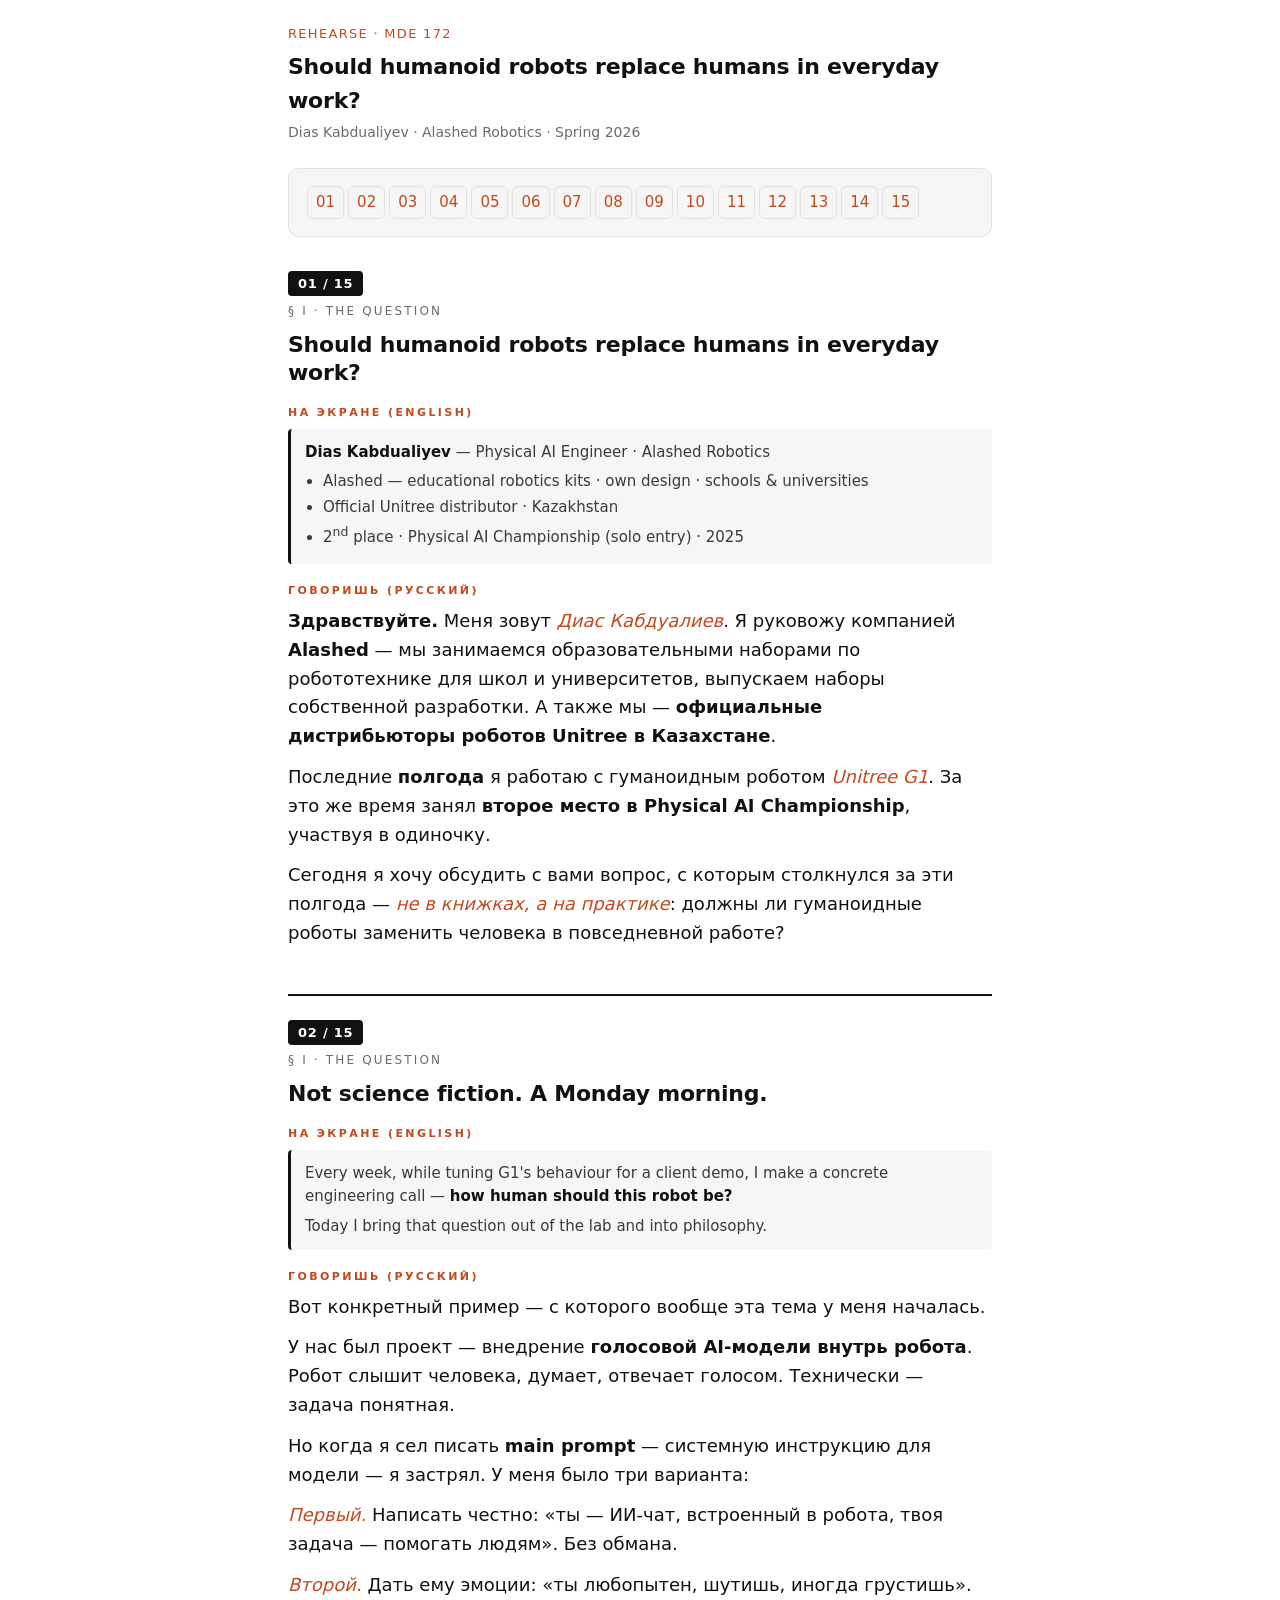
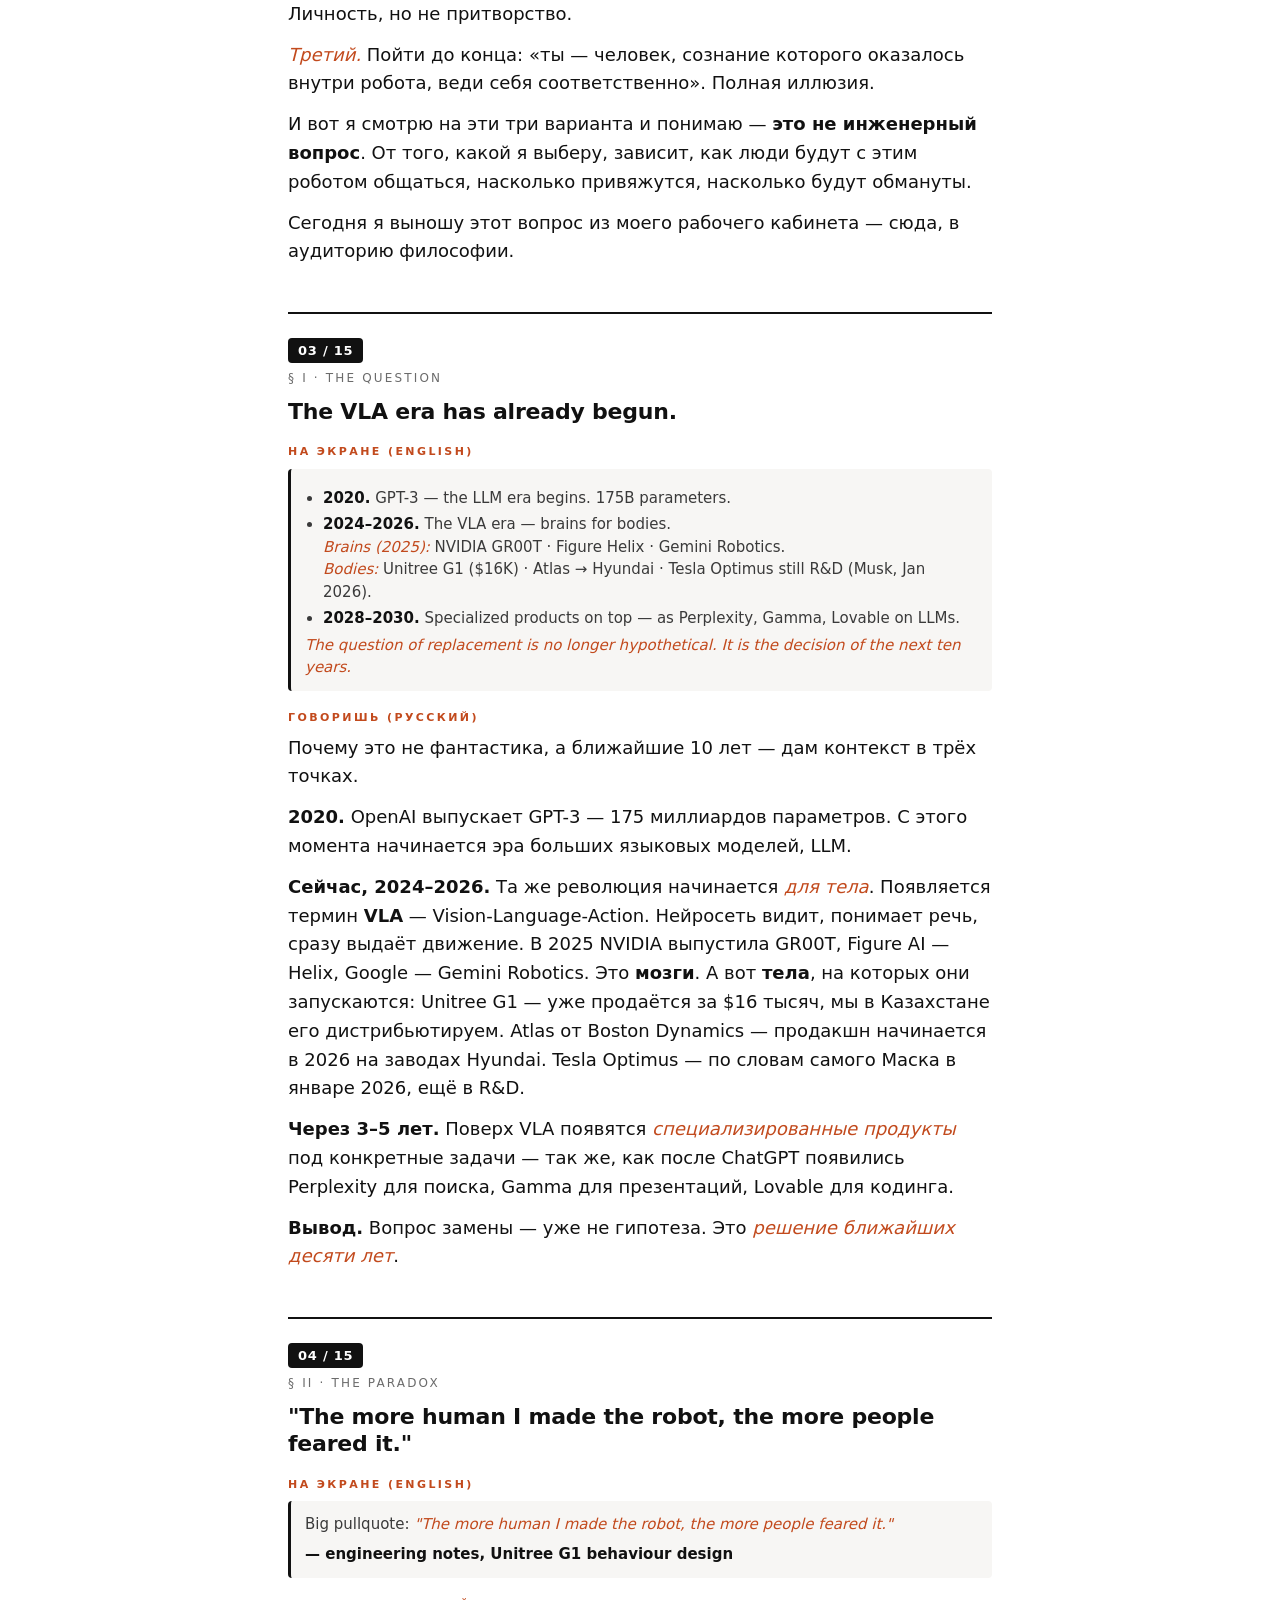
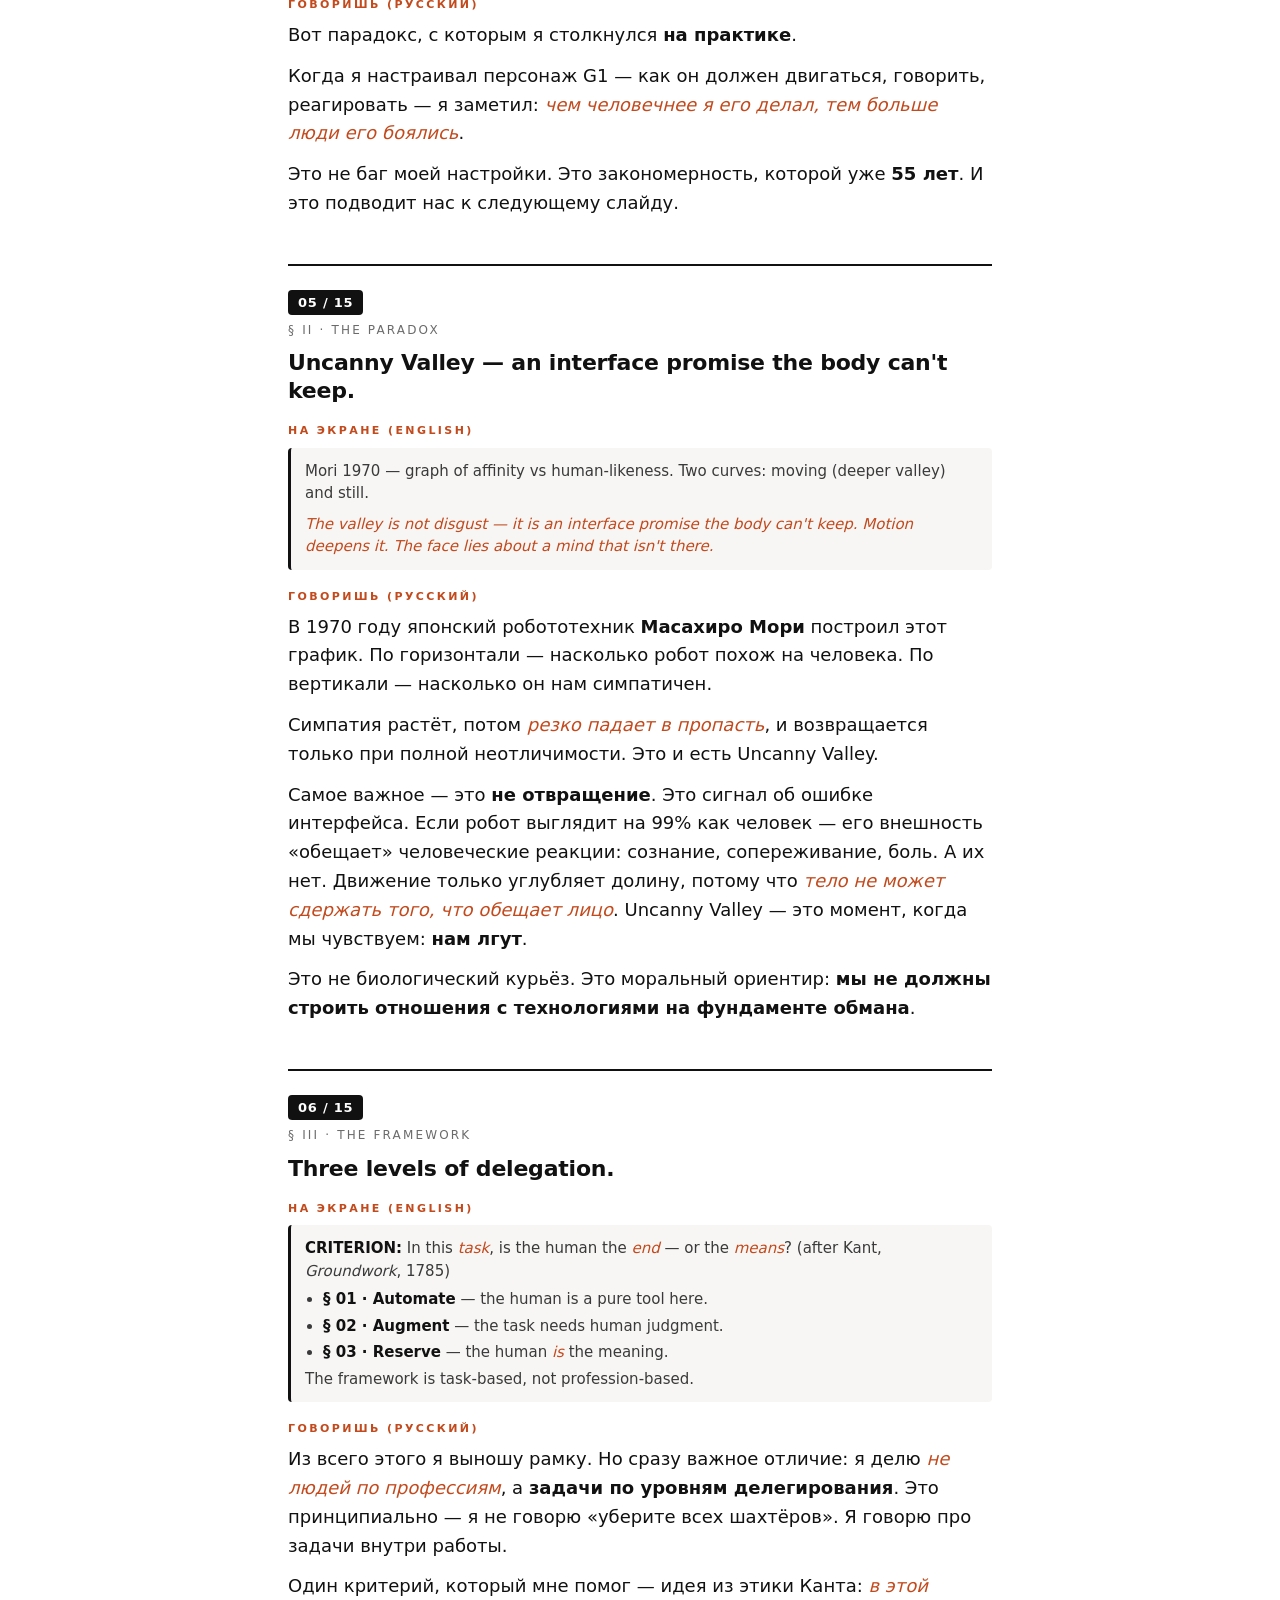
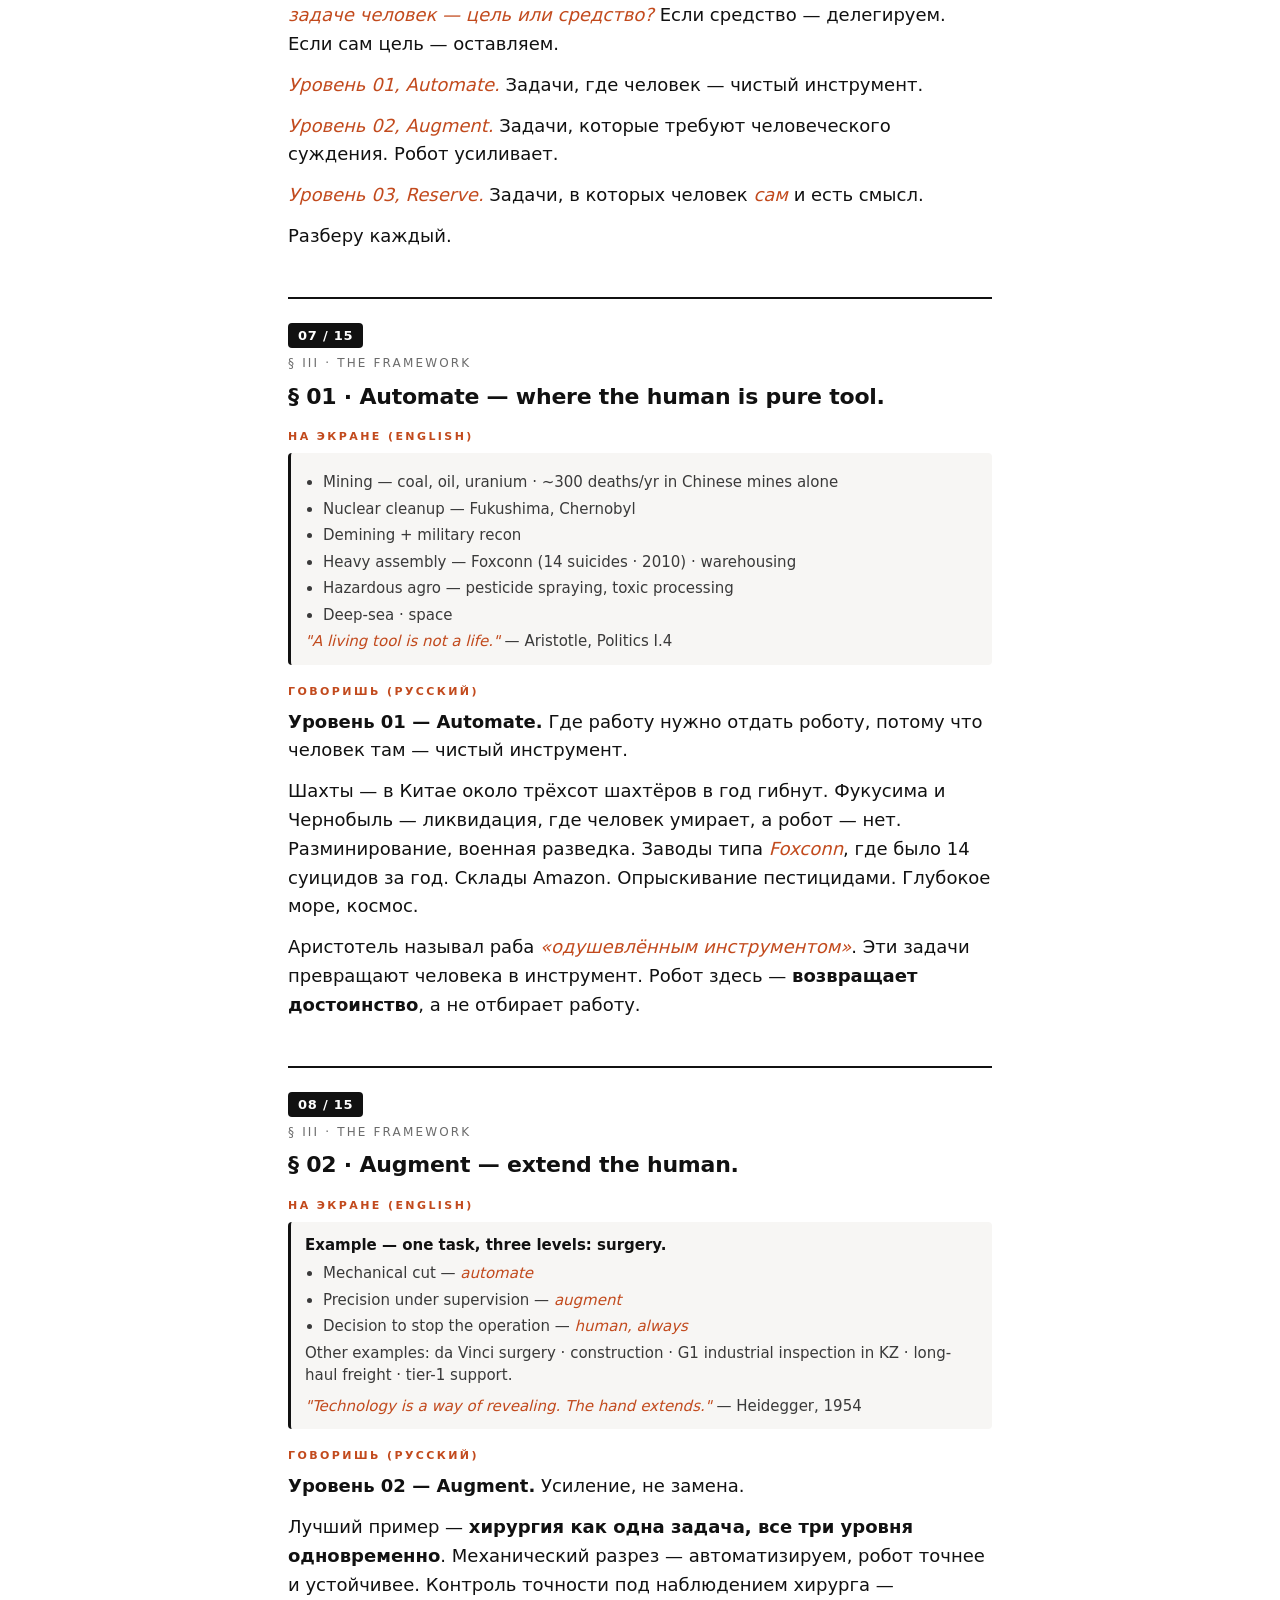
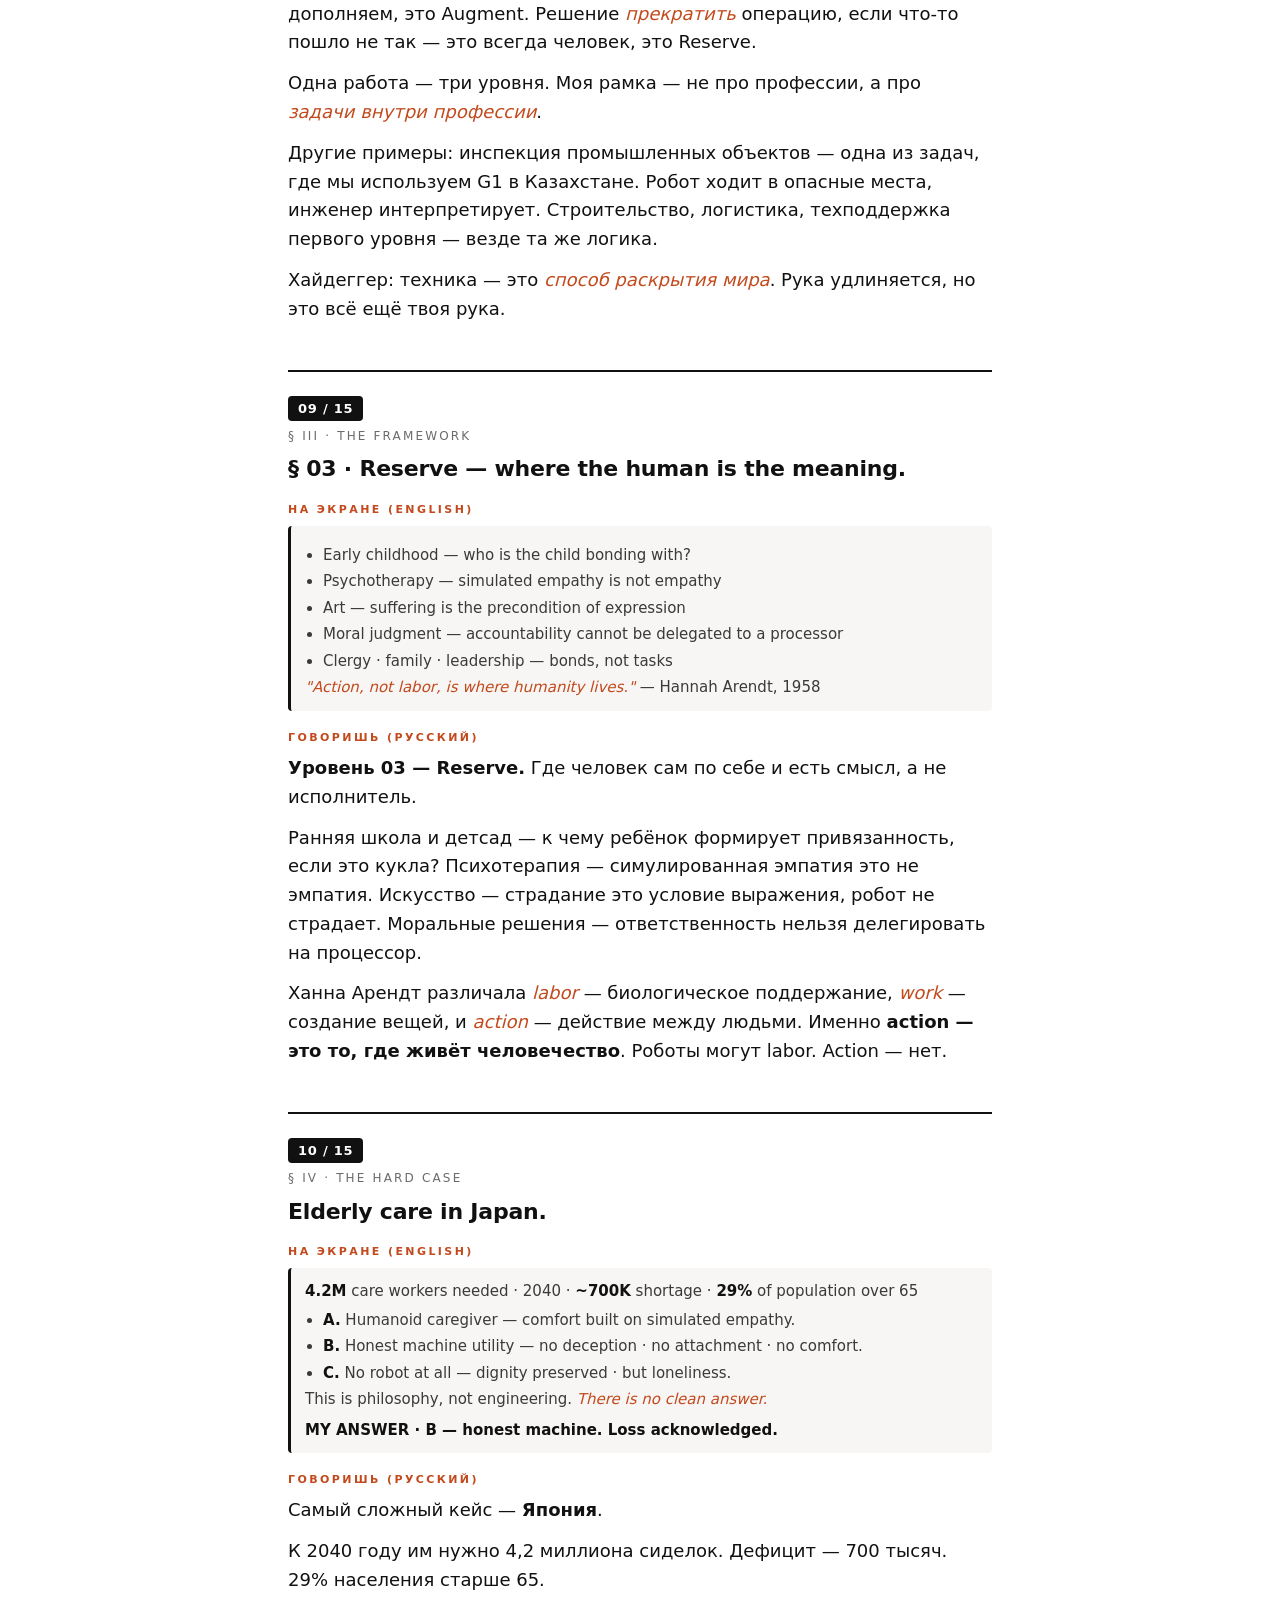
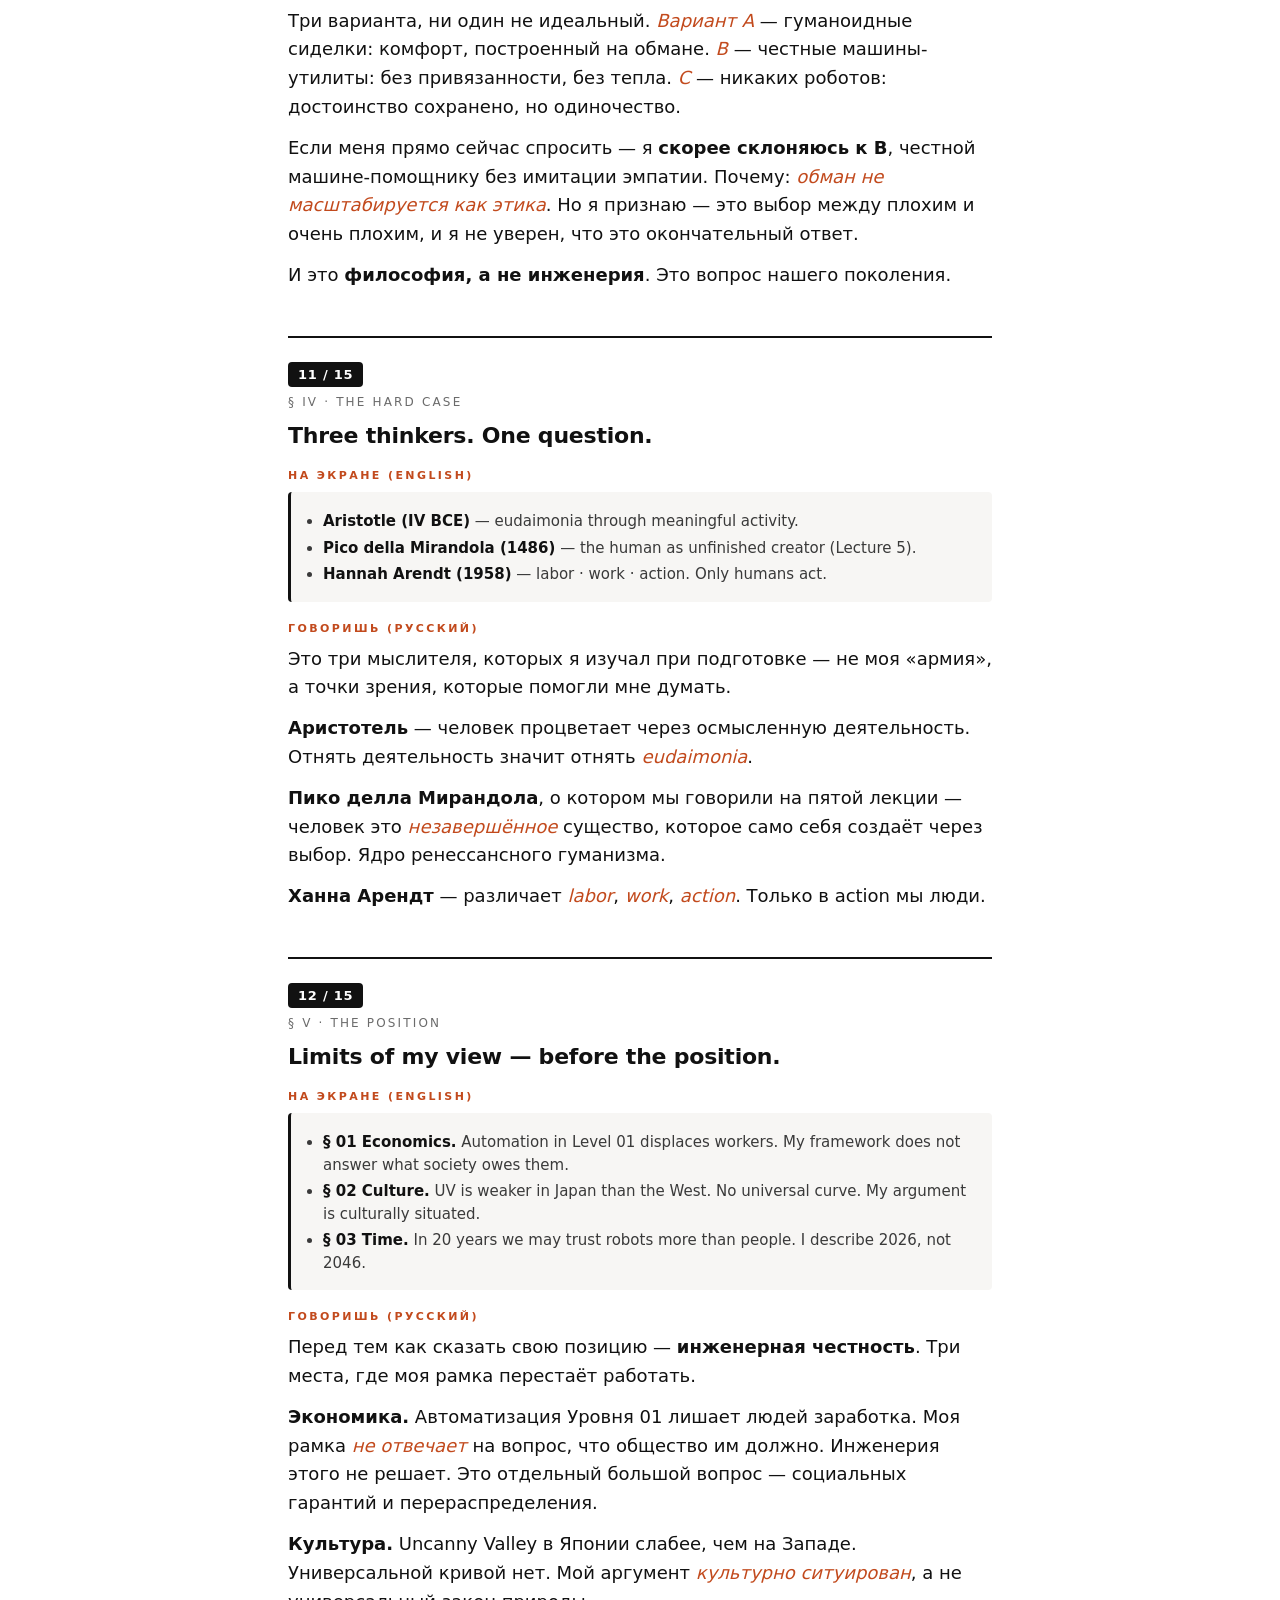
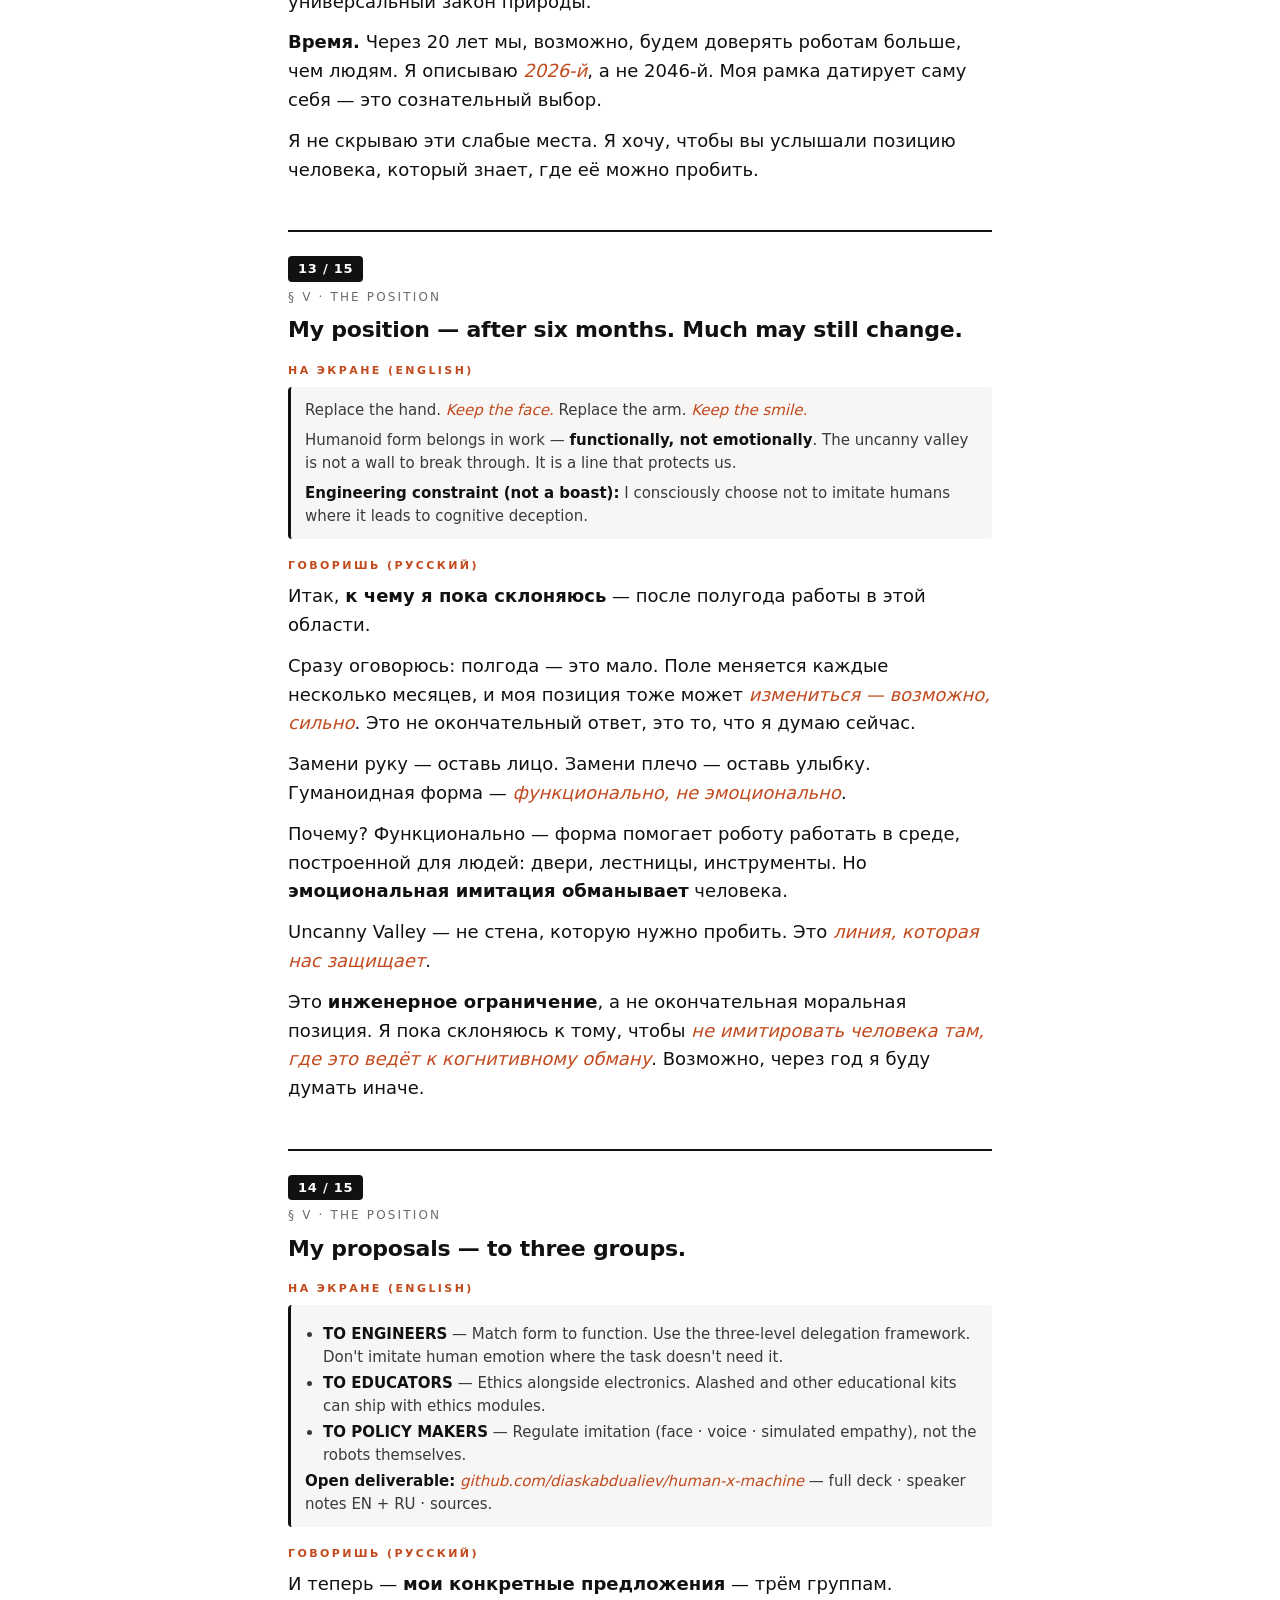
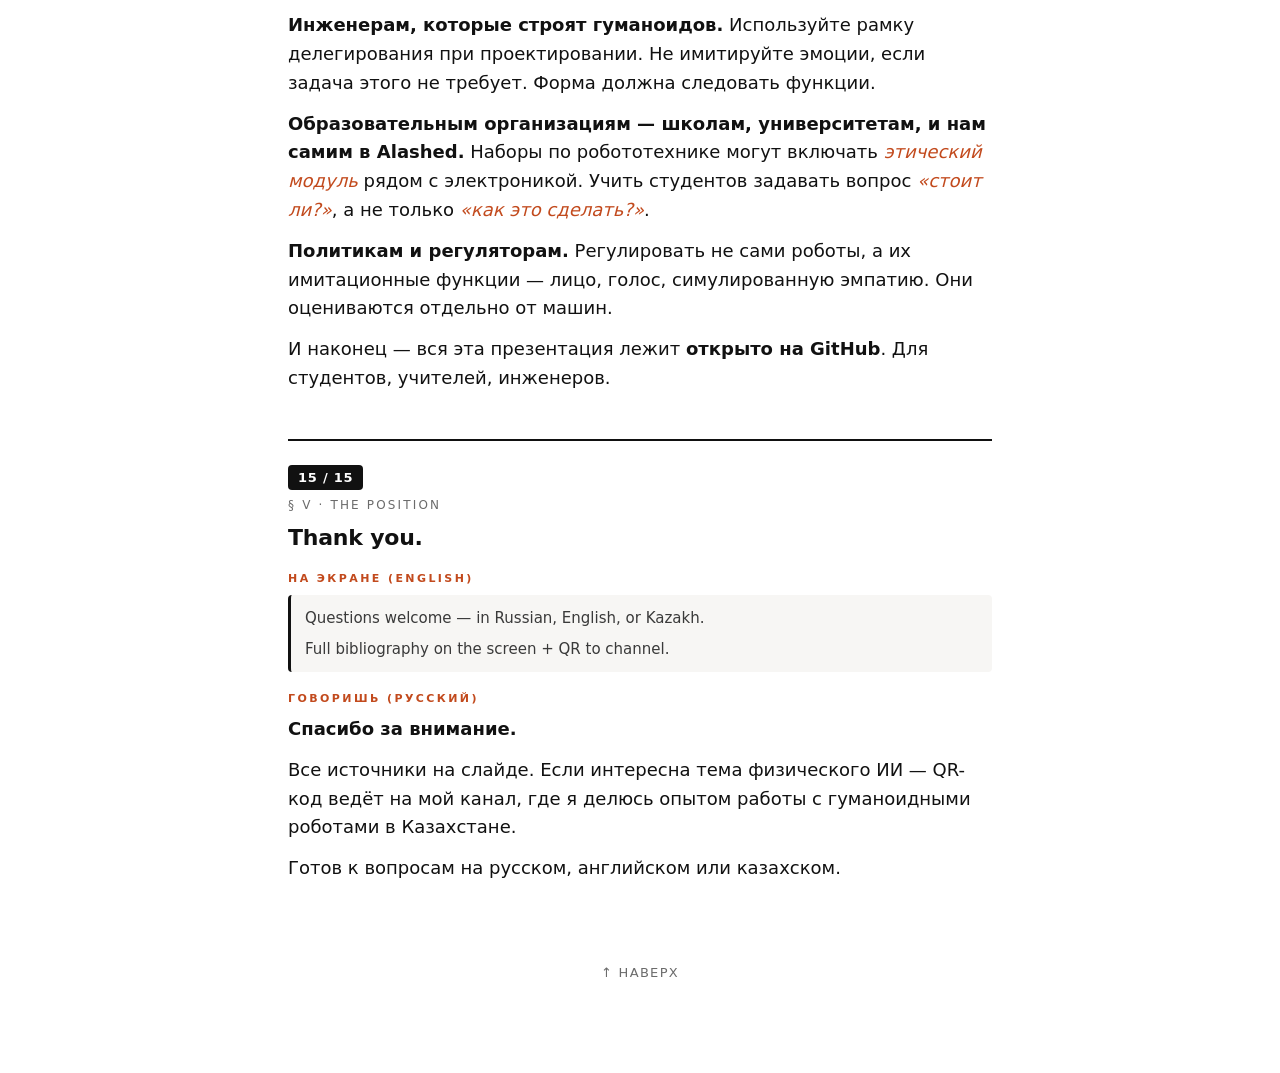
<file: rehearse.html>
<!doctype html>
<html lang="ru">
<head>
<meta charset="utf-8">
<meta name="viewport" content="width=device-width, initial-scale=1, viewport-fit=cover">
<title>Rehearse — Human × Machine</title>
<style>
  :root {
    --bg: #ffffff;
    --ink: #111;
    --ink-2: #3a3a3a;
    --ink-3: #6b6b6b;
    --line: #e3e3e3;
    --accent: #c24a1d;
    --card: #f7f6f4;
    font-family: -apple-system, BlinkMacSystemFont, "SF Pro Text", "Segoe UI", system-ui, sans-serif;
  }
  * { box-sizing: border-box; margin: 0; padding: 0; }
  html, body { background: var(--bg); color: var(--ink); }
  body {
    max-width: 740px;
    margin: 0 auto;
    padding: 24px 18px 80px;
    font-size: 17px;
    line-height: 1.55;
    -webkit-text-size-adjust: 100%;
  }
  h1 { font-size: 22px; font-weight: 700; letter-spacing: -0.01em; margin-bottom: 4px; }
  h1 small {
    display: block; font-weight: 400; font-size: 13px;
    color: var(--accent); letter-spacing: 0.1em;
    text-transform: uppercase; margin-bottom: 6px;
  }
  .sub { color: var(--ink-3); font-size: 14px; margin-bottom: 24px; }
  .toc {
    background: var(--card); border: 1px solid var(--line);
    padding: 14px 16px; border-radius: 10px;
    margin-bottom: 32px; font-size: 15px;
  }
  .toc a {
    color: var(--accent); text-decoration: none;
    display: inline-block; padding: 4px 8px;
    border: 1px solid var(--line); border-radius: 6px;
    margin: 3px 2px; min-width: 32px; text-align: center;
  }
  .toc a:active { background: var(--accent); color: #fff; }

  .slide {
    padding: 22px 0 28px;
    border-top: 2px solid var(--ink);
    scroll-margin-top: 16px;
  }
  .slide:first-of-type { border-top: 0; padding-top: 0; }
  .slide__num {
    display: inline-block; background: var(--ink); color: #fff;
    padding: 3px 10px 2px; border-radius: 4px;
    font-size: 13px; font-weight: 600; letter-spacing: 0.06em;
    margin-bottom: 6px;
  }
  .slide__chapter {
    font-size: 12px; color: var(--ink-3);
    letter-spacing: 0.18em; text-transform: uppercase;
    margin-bottom: 10px;
  }
  .slide__title {
    font-size: 22px; font-weight: 700; letter-spacing: -0.01em;
    line-height: 1.25; margin-bottom: 18px;
  }

  section.block { margin-bottom: 18px; }
  section.block h3 {
    font-size: 11px; letter-spacing: 0.22em;
    text-transform: uppercase; color: var(--accent);
    margin-bottom: 8px; font-weight: 700;
  }

  .en {
    background: var(--card); border-left: 3px solid var(--ink);
    padding: 12px 14px; border-radius: 4px;
    font-size: 15px; line-height: 1.5; color: var(--ink-2);
  }
  .en p + p { margin-top: 8px; }
  .en ul { padding-left: 18px; margin-top: 6px; }
  .en li { margin-bottom: 4px; }
  .en b { color: var(--ink); }
  .en em { font-style: italic; color: var(--accent); }

  .ru { font-size: 18px; line-height: 1.6; color: var(--ink); }
  .ru p + p { margin-top: 12px; }
  .ru strong { font-weight: 700; }
  .ru em { font-style: italic; color: var(--accent); }

  .back-top {
    display: block; text-align: center;
    margin-top: 24px; padding: 10px;
    color: var(--ink-3); text-decoration: none;
    font-size: 13px; letter-spacing: 0.1em;
    text-transform: uppercase;
  }

  @media (prefers-color-scheme: dark) {
    :root {
      --bg: #000; --ink: #f2f2f2; --ink-2: #c2c2c2;
      --ink-3: #8a8a8a; --line: #2a2a2a;
      --accent: #ff6a30; --card: #121212;
    }
    .slide__num { background: var(--ink); color: #000; }
    .en b { color: #fff; }
  }
</style>
</head>
<body>

<h1><small>Rehearse · MDE 172</small>Should humanoid robots replace humans in everyday work?</h1>
<p class="sub">Dias Kabdualiyev · Alashed Robotics · Spring 2026</p>

<nav class="toc">
  <a href="#s1">01</a><a href="#s2">02</a><a href="#s3">03</a><a href="#s4">04</a><a href="#s5">05</a><a href="#s6">06</a><a href="#s7">07</a><a href="#s8">08</a><a href="#s9">09</a><a href="#s10">10</a><a href="#s11">11</a><a href="#s12">12</a><a href="#s13">13</a><a href="#s14">14</a><a href="#s15">15</a>
</nav>

<!-- SLIDE 1 -->
<article class="slide" id="s1">
  <span class="slide__num">01 / 15</span>
  <div class="slide__chapter">§ I · The Question</div>
  <div class="slide__title">Should humanoid robots replace humans in everyday work?</div>

  <section class="block">
    <h3>На экране (English)</h3>
    <div class="en">
      <p><b>Dias Kabdualiyev</b> — Physical AI Engineer · Alashed Robotics</p>
      <ul>
        <li>Alashed — educational robotics kits · own design · schools &amp; universities</li>
        <li>Official Unitree distributor · Kazakhstan</li>
        <li>2<sup>nd</sup> place · Physical AI Championship (solo entry) · 2025</li>
      </ul>
    </div>
  </section>

  <section class="block">
    <h3>Говоришь (русский)</h3>
    <div class="ru">
      <p><strong>Здравствуйте.</strong> Меня зовут <em>Диас Кабдуалиев</em>. Я руковожу компанией <strong>Alashed</strong> — мы занимаемся образовательными наборами по робототехнике для школ и университетов, выпускаем наборы собственной разработки. А также мы — <strong>официальные дистрибьюторы роботов Unitree в Казахстане</strong>.</p>
      <p>Последние <strong>полгода</strong> я работаю с гуманоидным роботом <em>Unitree G1</em>. За это же время занял <strong>второе место в Physical AI Championship</strong>, участвуя в одиночку.</p>
      <p>Сегодня я хочу обсудить с вами вопрос, с которым столкнулся за эти полгода — <em>не в книжках, а на практике</em>: должны ли гуманоидные роботы заменить человека в повседневной работе?</p>
    </div>
  </section>
</article>

<!-- SLIDE 2 -->
<article class="slide" id="s2">
  <span class="slide__num">02 / 15</span>
  <div class="slide__chapter">§ I · The Question</div>
  <div class="slide__title">Not science fiction. A Monday morning.</div>

  <section class="block">
    <h3>На экране (English)</h3>
    <div class="en">
      <p>Every week, while tuning G1's behaviour for a client demo, I make a concrete engineering call — <b>how human should this robot be?</b></p>
      <p>Today I bring that question out of the lab and into philosophy.</p>
    </div>
  </section>

  <section class="block">
    <h3>Говоришь (русский)</h3>
    <div class="ru">
      <p>Вот конкретный пример — с которого вообще эта тема у меня началась.</p>
      <p>У нас был проект — внедрение <strong>голосовой AI-модели внутрь робота</strong>. Робот слышит человека, думает, отвечает голосом. Технически — задача понятная.</p>
      <p>Но когда я сел писать <strong>main prompt</strong> — системную инструкцию для модели — я застрял. У меня было три варианта:</p>
      <p><em>Первый.</em> Написать честно: «ты — ИИ-чат, встроенный в робота, твоя задача — помогать людям». Без обмана.</p>
      <p><em>Второй.</em> Дать ему эмоции: «ты любопытен, шутишь, иногда грустишь». Личность, но не притворство.</p>
      <p><em>Третий.</em> Пойти до конца: «ты — человек, сознание которого оказалось внутри робота, веди себя соответственно». Полная иллюзия.</p>
      <p>И вот я смотрю на эти три варианта и понимаю — <strong>это не инженерный вопрос</strong>. От того, какой я выберу, зависит, как люди будут с этим роботом общаться, насколько привяжутся, насколько будут обмануты.</p>
      <p>Сегодня я выношу этот вопрос из моего рабочего кабинета — сюда, в аудиторию философии.</p>
    </div>
  </section>
</article>

<!-- SLIDE 3 -->
<article class="slide" id="s3">
  <span class="slide__num">03 / 15</span>
  <div class="slide__chapter">§ I · The Question</div>
  <div class="slide__title">The VLA era has already begun.</div>

  <section class="block">
    <h3>На экране (English)</h3>
    <div class="en">
      <ul>
        <li><b>2020.</b> GPT-3 — the LLM era begins. 175B parameters.</li>
        <li><b>2024–2026.</b> The VLA era — brains for bodies.
          <br><em>Brains (2025):</em> NVIDIA GR00T · Figure Helix · Gemini Robotics.
          <br><em>Bodies:</em> Unitree G1 ($16K) · Atlas → Hyundai · Tesla Optimus still R&amp;D (Musk, Jan 2026).</li>
        <li><b>2028–2030.</b> Specialized products on top — as Perplexity, Gamma, Lovable on LLMs.</li>
      </ul>
      <p><em>The question of replacement is no longer hypothetical. It is the decision of the next ten years.</em></p>
    </div>
  </section>

  <section class="block">
    <h3>Говоришь (русский)</h3>
    <div class="ru">
      <p>Почему это не фантастика, а ближайшие 10 лет — дам контекст в трёх точках.</p>
      <p><strong>2020.</strong> OpenAI выпускает GPT-3 — 175 миллиардов параметров. С этого момента начинается эра больших языковых моделей, LLM.</p>
      <p><strong>Сейчас, 2024–2026.</strong> Та же революция начинается <em>для тела</em>. Появляется термин <strong>VLA</strong> — Vision-Language-Action. Нейросеть видит, понимает речь, сразу выдаёт движение. В 2025 NVIDIA выпустила GR00T, Figure AI — Helix, Google — Gemini Robotics. Это <strong>мозги</strong>. А вот <strong>тела</strong>, на которых они запускаются: Unitree G1 — уже продаётся за $16 тысяч, мы в Казахстане его дистрибьютируем. Atlas от Boston Dynamics — продакшн начинается в 2026 на заводах Hyundai. Tesla Optimus — по словам самого Маска в январе 2026, ещё в R&amp;D.</p>
      <p><strong>Через 3–5 лет.</strong> Поверх VLA появятся <em>специализированные продукты</em> под конкретные задачи — так же, как после ChatGPT появились Perplexity для поиска, Gamma для презентаций, Lovable для кодинга.</p>
      <p><strong>Вывод.</strong> Вопрос замены — уже не гипотеза. Это <em>решение ближайших десяти лет</em>.</p>
    </div>
  </section>
</article>

<!-- SLIDE 4 -->
<article class="slide" id="s4">
  <span class="slide__num">04 / 15</span>
  <div class="slide__chapter">§ II · The Paradox</div>
  <div class="slide__title">"The more human I made the robot, the more people feared it."</div>

  <section class="block">
    <h3>На экране (English)</h3>
    <div class="en">
      <p>Big pullquote: <em>"The more human I made the robot, the more people feared it."</em></p>
      <p><b>— engineering notes, Unitree G1 behaviour design</b></p>
    </div>
  </section>

  <section class="block">
    <h3>Говоришь (русский)</h3>
    <div class="ru">
      <p>Вот парадокс, с которым я столкнулся <strong>на практике</strong>.</p>
      <p>Когда я настраивал персонаж G1 — как он должен двигаться, говорить, реагировать — я заметил: <em>чем человечнее я его делал, тем больше люди его боялись</em>.</p>
      <p>Это не баг моей настройки. Это закономерность, которой уже <strong>55 лет</strong>. И это подводит нас к следующему слайду.</p>
    </div>
  </section>
</article>

<!-- SLIDE 5 -->
<article class="slide" id="s5">
  <span class="slide__num">05 / 15</span>
  <div class="slide__chapter">§ II · The Paradox</div>
  <div class="slide__title">Uncanny Valley — an interface promise the body can't keep.</div>

  <section class="block">
    <h3>На экране (English)</h3>
    <div class="en">
      <p>Mori 1970 — graph of affinity vs human-likeness. Two curves: moving (deeper valley) and still.</p>
      <p><em>The valley is not disgust — it is an interface promise the body can't keep. Motion deepens it. The face lies about a mind that isn't there.</em></p>
    </div>
  </section>

  <section class="block">
    <h3>Говоришь (русский)</h3>
    <div class="ru">
      <p>В 1970 году японский робототехник <strong>Масахиро Мори</strong> построил этот график. По горизонтали — насколько робот похож на человека. По вертикали — насколько он нам симпатичен.</p>
      <p>Симпатия растёт, потом <em>резко падает в пропасть</em>, и возвращается только при полной неотличимости. Это и есть Uncanny Valley.</p>
      <p>Самое важное — это <strong>не отвращение</strong>. Это сигнал об ошибке интерфейса. Если робот выглядит на 99% как человек — его внешность «обещает» человеческие реакции: сознание, сопереживание, боль. А их нет. Движение только углубляет долину, потому что <em>тело не может сдержать того, что обещает лицо</em>. Uncanny Valley — это момент, когда мы чувствуем: <strong>нам лгут</strong>.</p>
      <p>Это не биологический курьёз. Это моральный ориентир: <strong>мы не должны строить отношения с технологиями на фундаменте обмана</strong>.</p>
    </div>
  </section>
</article>

<!-- SLIDE 6 -->
<article class="slide" id="s6">
  <span class="slide__num">06 / 15</span>
  <div class="slide__chapter">§ III · The Framework</div>
  <div class="slide__title">Three levels of delegation.</div>

  <section class="block">
    <h3>На экране (English)</h3>
    <div class="en">
      <p><b>CRITERION:</b> In this <em>task</em>, is the human the <em>end</em> — or the <em>means</em>? (after Kant, <i>Groundwork</i>, 1785)</p>
      <ul>
        <li><b>§ 01 · Automate</b> — the human is a pure tool here.</li>
        <li><b>§ 02 · Augment</b> — the task needs human judgment.</li>
        <li><b>§ 03 · Reserve</b> — the human <em>is</em> the meaning.</li>
      </ul>
      <p>The framework is task-based, not profession-based.</p>
    </div>
  </section>

  <section class="block">
    <h3>Говоришь (русский)</h3>
    <div class="ru">
      <p>Из всего этого я выношу рамку. Но сразу важное отличие: я делю <em>не людей по профессиям</em>, а <strong>задачи по уровням делегирования</strong>. Это принципиально — я не говорю «уберите всех шахтёров». Я говорю про задачи внутри работы.</p>
      <p>Один критерий, который мне помог — идея из этики Канта: <em>в этой задаче человек — цель или средство?</em> Если средство — делегируем. Если сам цель — оставляем.</p>
      <p><em>Уровень 01, Automate.</em> Задачи, где человек — чистый инструмент.</p>
      <p><em>Уровень 02, Augment.</em> Задачи, которые требуют человеческого суждения. Робот усиливает.</p>
      <p><em>Уровень 03, Reserve.</em> Задачи, в которых человек <em>сам</em> и есть смысл.</p>
      <p>Разберу каждый.</p>
    </div>
  </section>
</article>

<!-- SLIDE 7 -->
<article class="slide" id="s7">
  <span class="slide__num">07 / 15</span>
  <div class="slide__chapter">§ III · The Framework</div>
  <div class="slide__title">§ 01 · Automate — where the human is pure tool.</div>

  <section class="block">
    <h3>На экране (English)</h3>
    <div class="en">
      <ul>
        <li>Mining — coal, oil, uranium · ~300 deaths/yr in Chinese mines alone</li>
        <li>Nuclear cleanup — Fukushima, Chernobyl</li>
        <li>Demining + military recon</li>
        <li>Heavy assembly — Foxconn (14 suicides · 2010) · warehousing</li>
        <li>Hazardous agro — pesticide spraying, toxic processing</li>
        <li>Deep-sea · space</li>
      </ul>
      <p><em>"A living tool is not a life."</em> — Aristotle, Politics I.4</p>
    </div>
  </section>

  <section class="block">
    <h3>Говоришь (русский)</h3>
    <div class="ru">
      <p><strong>Уровень 01 — Automate.</strong> Где работу нужно отдать роботу, потому что человек там — чистый инструмент.</p>
      <p>Шахты — в Китае около трёхсот шахтёров в год гибнут. Фукусима и Чернобыль — ликвидация, где человек умирает, а робот — нет. Разминирование, военная разведка. Заводы типа <em>Foxconn</em>, где было 14 суицидов за год. Склады Amazon. Опрыскивание пестицидами. Глубокое море, космос.</p>
      <p>Аристотель называл раба <em>«одушевлённым инструментом»</em>. Эти задачи превращают человека в инструмент. Робот здесь — <strong>возвращает достоинство</strong>, а не отбирает работу.</p>
    </div>
  </section>
</article>

<!-- SLIDE 8 -->
<article class="slide" id="s8">
  <span class="slide__num">08 / 15</span>
  <div class="slide__chapter">§ III · The Framework</div>
  <div class="slide__title">§ 02 · Augment — extend the human.</div>

  <section class="block">
    <h3>На экране (English)</h3>
    <div class="en">
      <p><b>Example — one task, three levels: surgery.</b></p>
      <ul>
        <li>Mechanical cut — <em>automate</em></li>
        <li>Precision under supervision — <em>augment</em></li>
        <li>Decision to stop the operation — <em>human, always</em></li>
      </ul>
      <p>Other examples: da Vinci surgery · construction · G1 industrial inspection in KZ · long-haul freight · tier-1 support.</p>
      <p><em>"Technology is a way of revealing. The hand extends."</em> — Heidegger, 1954</p>
    </div>
  </section>

  <section class="block">
    <h3>Говоришь (русский)</h3>
    <div class="ru">
      <p><strong>Уровень 02 — Augment.</strong> Усиление, не замена.</p>
      <p>Лучший пример — <strong>хирургия как одна задача, все три уровня одновременно</strong>. Механический разрез — автоматизируем, робот точнее и устойчивее. Контроль точности под наблюдением хирурга — дополняем, это Augment. Решение <em>прекратить</em> операцию, если что-то пошло не так — это всегда человек, это Reserve.</p>
      <p>Одна работа — три уровня. Моя рамка — не про профессии, а про <em>задачи внутри профессии</em>.</p>
      <p>Другие примеры: инспекция промышленных объектов — одна из задач, где мы используем G1 в Казахстане. Робот ходит в опасные места, инженер интерпретирует. Строительство, логистика, техподдержка первого уровня — везде та же логика.</p>
      <p>Хайдеггер: техника — это <em>способ раскрытия мира</em>. Рука удлиняется, но это всё ещё твоя рука.</p>
    </div>
  </section>
</article>

<!-- SLIDE 9 -->
<article class="slide" id="s9">
  <span class="slide__num">09 / 15</span>
  <div class="slide__chapter">§ III · The Framework</div>
  <div class="slide__title">§ 03 · Reserve — where the human is the meaning.</div>

  <section class="block">
    <h3>На экране (English)</h3>
    <div class="en">
      <ul>
        <li>Early childhood — who is the child bonding with?</li>
        <li>Psychotherapy — simulated empathy is not empathy</li>
        <li>Art — suffering is the precondition of expression</li>
        <li>Moral judgment — accountability cannot be delegated to a processor</li>
        <li>Clergy · family · leadership — bonds, not tasks</li>
      </ul>
      <p><em>"Action, not labor, is where humanity lives."</em> — Hannah Arendt, 1958</p>
    </div>
  </section>

  <section class="block">
    <h3>Говоришь (русский)</h3>
    <div class="ru">
      <p><strong>Уровень 03 — Reserve.</strong> Где человек сам по себе и есть смысл, а не исполнитель.</p>
      <p>Ранняя школа и детсад — к чему ребёнок формирует привязанность, если это кукла? Психотерапия — симулированная эмпатия это не эмпатия. Искусство — страдание это условие выражения, робот не страдает. Моральные решения — ответственность нельзя делегировать на процессор.</p>
      <p>Ханна Арендт различала <em>labor</em> — биологическое поддержание, <em>work</em> — создание вещей, и <em>action</em> — действие между людьми. Именно <strong>action — это то, где живёт человечество</strong>. Роботы могут labor. Action — нет.</p>
    </div>
  </section>
</article>

<!-- SLIDE 10 -->
<article class="slide" id="s10">
  <span class="slide__num">10 / 15</span>
  <div class="slide__chapter">§ IV · The Hard Case</div>
  <div class="slide__title">Elderly care in Japan.</div>

  <section class="block">
    <h3>На экране (English)</h3>
    <div class="en">
      <p><b>4.2M</b> care workers needed · 2040 · <b>~700K</b> shortage · <b>29%</b> of population over 65</p>
      <ul>
        <li><b>A.</b> Humanoid caregiver — comfort built on simulated empathy.</li>
        <li><b>B.</b> Honest machine utility — no deception · no attachment · no comfort.</li>
        <li><b>C.</b> No robot at all — dignity preserved · but loneliness.</li>
      </ul>
      <p>This is philosophy, not engineering. <em>There is no clean answer.</em></p>
      <p><b>MY ANSWER · B — honest machine. Loss acknowledged.</b></p>
    </div>
  </section>

  <section class="block">
    <h3>Говоришь (русский)</h3>
    <div class="ru">
      <p>Самый сложный кейс — <strong>Япония</strong>.</p>
      <p>К 2040 году им нужно 4,2 миллиона сиделок. Дефицит — 700 тысяч. 29% населения старше 65.</p>
      <p>Три варианта, ни один не идеальный. <em>Вариант А</em> — гуманоидные сиделки: комфорт, построенный на обмане. <em>B</em> — честные машины-утилиты: без привязанности, без тепла. <em>C</em> — никаких роботов: достоинство сохранено, но одиночество.</p>
      <p>Если меня прямо сейчас спросить — я <strong>скорее склоняюсь к B</strong>, честной машине-помощнику без имитации эмпатии. Почему: <em>обман не масштабируется как этика</em>. Но я признаю — это выбор между плохим и очень плохим, и я не уверен, что это окончательный ответ.</p>
      <p>И это <strong>философия, а не инженерия</strong>. Это вопрос нашего поколения.</p>
    </div>
  </section>
</article>

<!-- SLIDE 11 -->
<article class="slide" id="s11">
  <span class="slide__num">11 / 15</span>
  <div class="slide__chapter">§ IV · The Hard Case</div>
  <div class="slide__title">Three thinkers. One question.</div>

  <section class="block">
    <h3>На экране (English)</h3>
    <div class="en">
      <ul>
        <li><b>Aristotle (IV BCE)</b> — eudaimonia through meaningful activity.</li>
        <li><b>Pico della Mirandola (1486)</b> — the human as unfinished creator (Lecture 5).</li>
        <li><b>Hannah Arendt (1958)</b> — labor · work · action. Only humans act.</li>
      </ul>
    </div>
  </section>

  <section class="block">
    <h3>Говоришь (русский)</h3>
    <div class="ru">
      <p>Это три мыслителя, которых я изучал при подготовке — не моя «армия», а точки зрения, которые помогли мне думать.</p>
      <p><strong>Аристотель</strong> — человек процветает через осмысленную деятельность. Отнять деятельность значит отнять <em>eudaimonia</em>.</p>
      <p><strong>Пико делла Мирандола</strong>, о котором мы говорили на пятой лекции — человек это <em>незавершённое</em> существо, которое само себя создаёт через выбор. Ядро ренессансного гуманизма.</p>
      <p><strong>Ханна Арендт</strong> — различает <em>labor</em>, <em>work</em>, <em>action</em>. Только в action мы люди.</p>
    </div>
  </section>
</article>

<!-- SLIDE 12 — NEW: Limits of my view -->
<article class="slide" id="s12">
  <span class="slide__num">12 / 15</span>
  <div class="slide__chapter">§ V · The Position</div>
  <div class="slide__title">Limits of my view — before the position.</div>

  <section class="block">
    <h3>На экране (English)</h3>
    <div class="en">
      <ul>
        <li><b>§ 01 Economics.</b> Automation in Level 01 displaces workers. My framework does not answer what society owes them.</li>
        <li><b>§ 02 Culture.</b> UV is weaker in Japan than the West. No universal curve. My argument is culturally situated.</li>
        <li><b>§ 03 Time.</b> In 20 years we may trust robots more than people. I describe 2026, not 2046.</li>
      </ul>
    </div>
  </section>

  <section class="block">
    <h3>Говоришь (русский)</h3>
    <div class="ru">
      <p>Перед тем как сказать свою позицию — <strong>инженерная честность</strong>. Три места, где моя рамка перестаёт работать.</p>
      <p><strong>Экономика.</strong> Автоматизация Уровня 01 лишает людей заработка. Моя рамка <em>не отвечает</em> на вопрос, что общество им должно. Инженерия этого не решает. Это отдельный большой вопрос — социальных гарантий и перераспределения.</p>
      <p><strong>Культура.</strong> Uncanny Valley в Японии слабее, чем на Западе. Универсальной кривой нет. Мой аргумент <em>культурно ситуирован</em>, а не универсальный закон природы.</p>
      <p><strong>Время.</strong> Через 20 лет мы, возможно, будем доверять роботам больше, чем людям. Я описываю <em>2026-й</em>, а не 2046-й. Моя рамка датирует саму себя — это сознательный выбор.</p>
      <p>Я не скрываю эти слабые места. Я хочу, чтобы вы услышали позицию человека, который знает, где её можно пробить.</p>
    </div>
  </section>
</article>

<!-- SLIDE 13 -->
<article class="slide" id="s13">
  <span class="slide__num">13 / 15</span>
  <div class="slide__chapter">§ V · The Position</div>
  <div class="slide__title">My position — after six months. Much may still change.</div>

  <section class="block">
    <h3>На экране (English)</h3>
    <div class="en">
      <p>Replace the hand. <em>Keep the face.</em> Replace the arm. <em>Keep the smile.</em></p>
      <p>Humanoid form belongs in work — <b>functionally, not emotionally</b>. The uncanny valley is not a wall to break through. It is a line that protects us.</p>
      <p><b>Engineering constraint (not a boast):</b> I consciously choose not to imitate humans where it leads to cognitive deception.</p>
    </div>
  </section>

  <section class="block">
    <h3>Говоришь (русский)</h3>
    <div class="ru">
      <p>Итак, <strong>к чему я пока склоняюсь</strong> — после полугода работы в этой области.</p>
      <p>Сразу оговорюсь: полгода — это мало. Поле меняется каждые несколько месяцев, и моя позиция тоже может <em>измениться — возможно, сильно</em>. Это не окончательный ответ, это то, что я думаю сейчас.</p>
      <p>Замени руку — оставь лицо. Замени плечо — оставь улыбку. Гуманоидная форма — <em>функционально, не эмоционально</em>.</p>
      <p>Почему? Функционально — форма помогает роботу работать в среде, построенной для людей: двери, лестницы, инструменты. Но <strong>эмоциональная имитация обманывает</strong> человека.</p>
      <p>Uncanny Valley — не стена, которую нужно пробить. Это <em>линия, которая нас защищает</em>.</p>
      <p>Это <strong>инженерное ограничение</strong>, а не окончательная моральная позиция. Я пока склоняюсь к тому, чтобы <em>не имитировать человека там, где это ведёт к когнитивному обману</em>. Возможно, через год я буду думать иначе.</p>
    </div>
  </section>
</article>

<!-- SLIDE 14 — My Offers -->
<article class="slide" id="s14">
  <span class="slide__num">14 / 15</span>
  <div class="slide__chapter">§ V · The Position</div>
  <div class="slide__title">My proposals — to three groups.</div>

  <section class="block">
    <h3>На экране (English)</h3>
    <div class="en">
      <ul>
        <li><b>TO ENGINEERS</b> — Match form to function. Use the three-level delegation framework. Don't imitate human emotion where the task doesn't need it.</li>
        <li><b>TO EDUCATORS</b> — Ethics alongside electronics. Alashed and other educational kits can ship with ethics modules.</li>
        <li><b>TO POLICY MAKERS</b> — Regulate imitation (face · voice · simulated empathy), not the robots themselves.</li>
      </ul>
      <p><b>Open deliverable:</b> <em>github.com/diaskabdualiev/human-x-machine</em> — full deck · speaker notes EN + RU · sources.</p>
    </div>
  </section>

  <section class="block">
    <h3>Говоришь (русский)</h3>
    <div class="ru">
      <p>И теперь — <strong>мои конкретные предложения</strong> — трём группам.</p>
      <p><strong>Инженерам, которые строят гуманоидов.</strong> Используйте рамку делегирования при проектировании. Не имитируйте эмоции, если задача этого не требует. Форма должна следовать функции.</p>
      <p><strong>Образовательным организациям — школам, университетам, и нам самим в Alashed.</strong> Наборы по робототехнике могут включать <em>этический модуль</em> рядом с электроникой. Учить студентов задавать вопрос <em>«стоит ли?»</em>, а не только <em>«как это сделать?»</em>.</p>
      <p><strong>Политикам и регуляторам.</strong> Регулировать не сами роботы, а их имитационные функции — лицо, голос, симулированную эмпатию. Они оцениваются отдельно от машин.</p>
      <p>И наконец — вся эта презентация лежит <strong>открыто на GitHub</strong>. Для студентов, учителей, инженеров.</p>
    </div>
  </section>
</article>

<!-- SLIDE 15 -->
<article class="slide" id="s15">
  <span class="slide__num">15 / 15</span>
  <div class="slide__chapter">§ V · The Position</div>
  <div class="slide__title">Thank you.</div>

  <section class="block">
    <h3>На экране (English)</h3>
    <div class="en">
      <p>Questions welcome — in Russian, English, or Kazakh.</p>
      <p>Full bibliography on the screen + QR to channel.</p>
    </div>
  </section>

  <section class="block">
    <h3>Говоришь (русский)</h3>
    <div class="ru">
      <p><strong>Спасибо за внимание.</strong></p>
      <p>Все источники на слайде. Если интересна тема физического ИИ — QR-код ведёт на мой канал, где я делюсь опытом работы с гуманоидными роботами в Казахстане.</p>
      <p>Готов к вопросам на русском, английском или казахском.</p>
    </div>
  </section>
</article>

<a href="#s1" class="back-top">↑ наверх</a>

</body>
</html>
</file>
